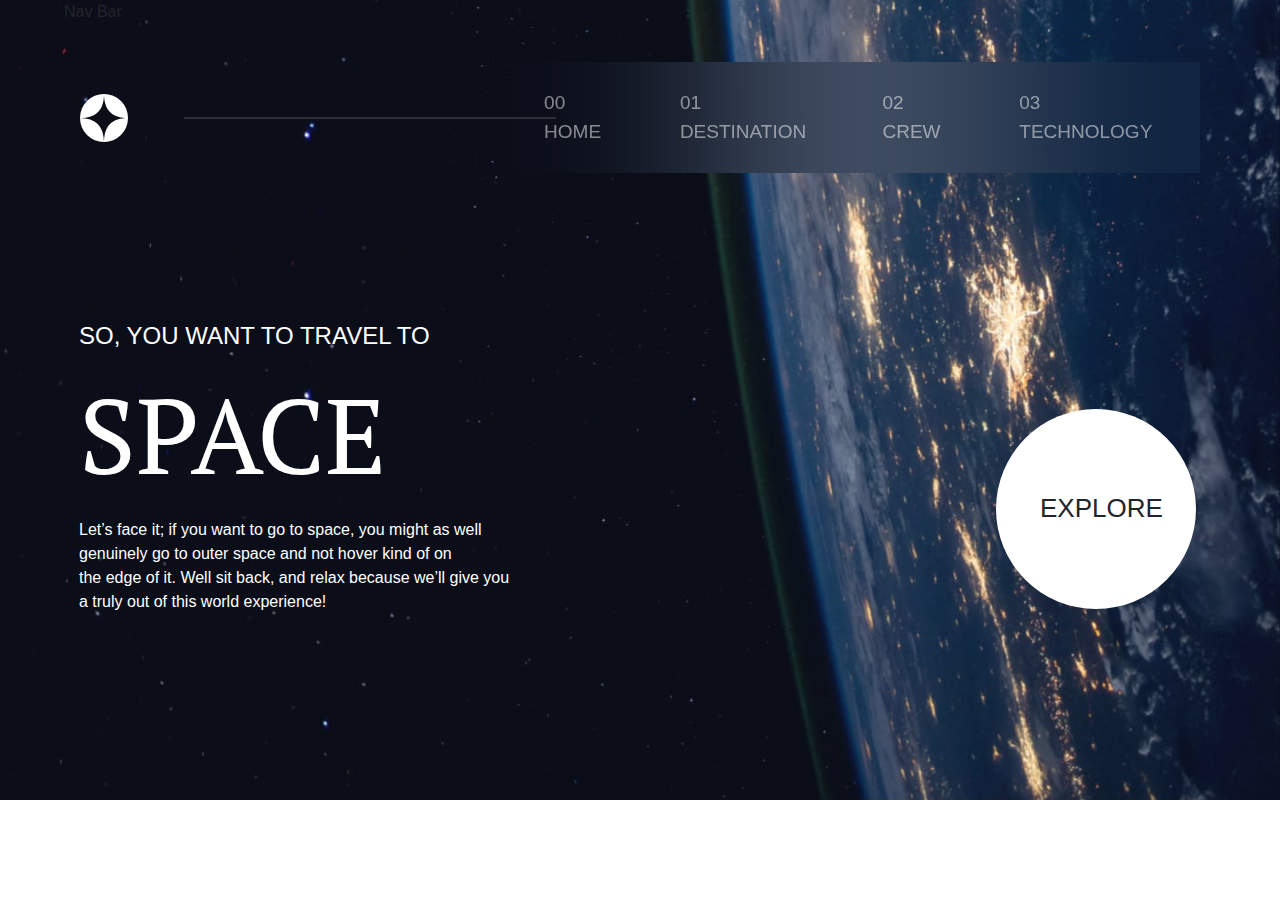
<file: index.html>
<!DOCTYPE html>
<html lang="en">
  <head>
    <meta charset="UTF-8" />
    <meta name="viewport" content="width=device-width, initial-scale=1.0" />
    <link
      rel="icon"
      type="image/png"
      sizes="32x32"
      href="./assets/favicon-32x32.png"
    />

    <!-- google font -->
    <link rel="preconnect" href="https://fonts.googleapis.com" />
    <link rel="preconnect" href="https://fonts.gstatic.com" crossorigin />
    <link
      href="https://fonts.googleapis.com/css2?family=PT+Serif&display=swap"
      rel="stylesheet"
    />
    <!-- end -->

    <!-- cdn bootstrap  -->
    <link
      rel="stylesheet"
      href="https://cdn.jsdelivr.net/npm/bootstrap@4.0.0/dist/css/bootstrap.min.css"
      integrity="sha384-Gn5384xqQ1aoWXA+058RXPxPg6fy4IWvTNh0E263XmFcJlSAwiGgFAW/dAiS6JXm"
      crossorigin="anonymous"
    />
    <!-- end -->

    <!-- stylesheet file -->
    <link rel="stylesheet" href="css/style.css" />
    <!-- end -->

    <!-- Bootstrap script -->
    <script
      src="https://code.jquery.com/jquery-3.2.1.slim.min.js"
      integrity="sha384-KJ3o2DKtIkvYIK3UENzmM7KCkRr/rE9/Qpg6aAZGJwFDMVNA/GpGFF93hXpG5KkN"
      crossorigin="anonymous"
    ></script>
    <script
      src="https://cdn.jsdelivr.net/npm/popper.js@1.12.9/dist/umd/popper.min.js"
      integrity="sha384-ApNbgh9B+Y1QKtv3Rn7W3mgPxhU9K/ScQsAP7hUibX39j7fakFPskvXusvfa0b4Q"
      crossorigin="anonymous"
    ></script>
    <script
      src="https://cdn.jsdelivr.net/npm/bootstrap@4.0.0/dist/js/bootstrap.min.js"
      integrity="sha384-JZR6Spejh4U02d8jOt6vLEHfe/JQGiRRSQQxSfFWpi1MquVdAyjUar5+76PVCmYl"
      crossorigin="anonymous"
    ></script>
    <!-- end -->

    <title>Frontend Mentor | Space tourism website</title>
  </head>

  <body>
    <div class="container-fuild">
      <!-- logo imgae
      <img class="logo" src="assets/shared/logo.svg" alt="logo" />
      <hr />
      <!-- Navigation bar section -->

      <!-- <div class="box col-lg-12 col-md-6">
        <nav class="navbar navbar-expand navbar-dark">
          <ul class="navbar-nav ml-auto">
            <li class="nav-item">
              <a class="nav-link" href="index.html">00 Home</a>
            </li>
            <li class="nav-item">
              <a class="nav-link" href="destination-moon.html"
                >01 Destination</a
              >
            </li>
            <li class="nav-item">
              <a class="nav-link" href="crew-commander.html">02 Crew</a>
            </li>
            <li class="nav-item">
              <a class="nav-link" href="technology-vehicle.html"
                >03 Technology</a
              >
            </li>
          </ul>
        </nav>
      </div> -->
      <!-- blur box
      <div class="blur-box col-lg-12 col-md-6"></div> -->

      Nav Bar
      <nav class="navbar navbar-expand-lg navbar-dark">
        <a class="navbar-brand" href="index.html">
          <img class="logo" src="assets/shared/logo.svg" alt="logo" />
        </a>
        <hr />
        <button
          class="navbar-toggler"
          type="button"
          data-toggle="collapse"
          data-target="#navbarNav"
          aria-controls="navbarNav"
          aria-expanded="false"
          aria-label="Toggle navigation"
        >
          <span class="navbar-toggler-icon"></span>
        </button>

        <div class="collapse navbar-collapse" id="navbarNav">
          <ul class="navbar-nav ml-auto">
            <li class="nav-item">
              <a class="nav-link" href="index.html">00 HOME</a>
            </li>
            <li class="nav-item">
              <a class="nav-link" href="destination-mars.html"
                >01 DESTINATION
              </a>
            </li>
            <li class="nav-item">
              <a class="nav-link" href="technology-capsule.html">02 CREW </a>
            </li>
            <li class="nav-item">
              <a class="nav-link" href="technology-vehicle.html"
                >03 TECHNOLOGY</a
              >
            </li>
          </ul>
        </div>
      </nav>

      <div class="col-lg-12 col-md-10 col-sm-6 text">
        <h4>SO, YOU WANT TO TRAVEL TO</h4>
        <h1>SPACE</h1>
        <p>
          Let’s face it; if you want to go to space, you might 
          as well <br> genuinely go to outer space and not hover kind of on <br> the edge
          of it. Well sit back, and relax because we’ll give you <br> a truly out of
          this world  experience!
        </p>
      </div>
      <div class="circle col-md-2 col-sm-6">
        <p>Explore</p>
      </div>
    </div>
  </body>
</html>
</file>
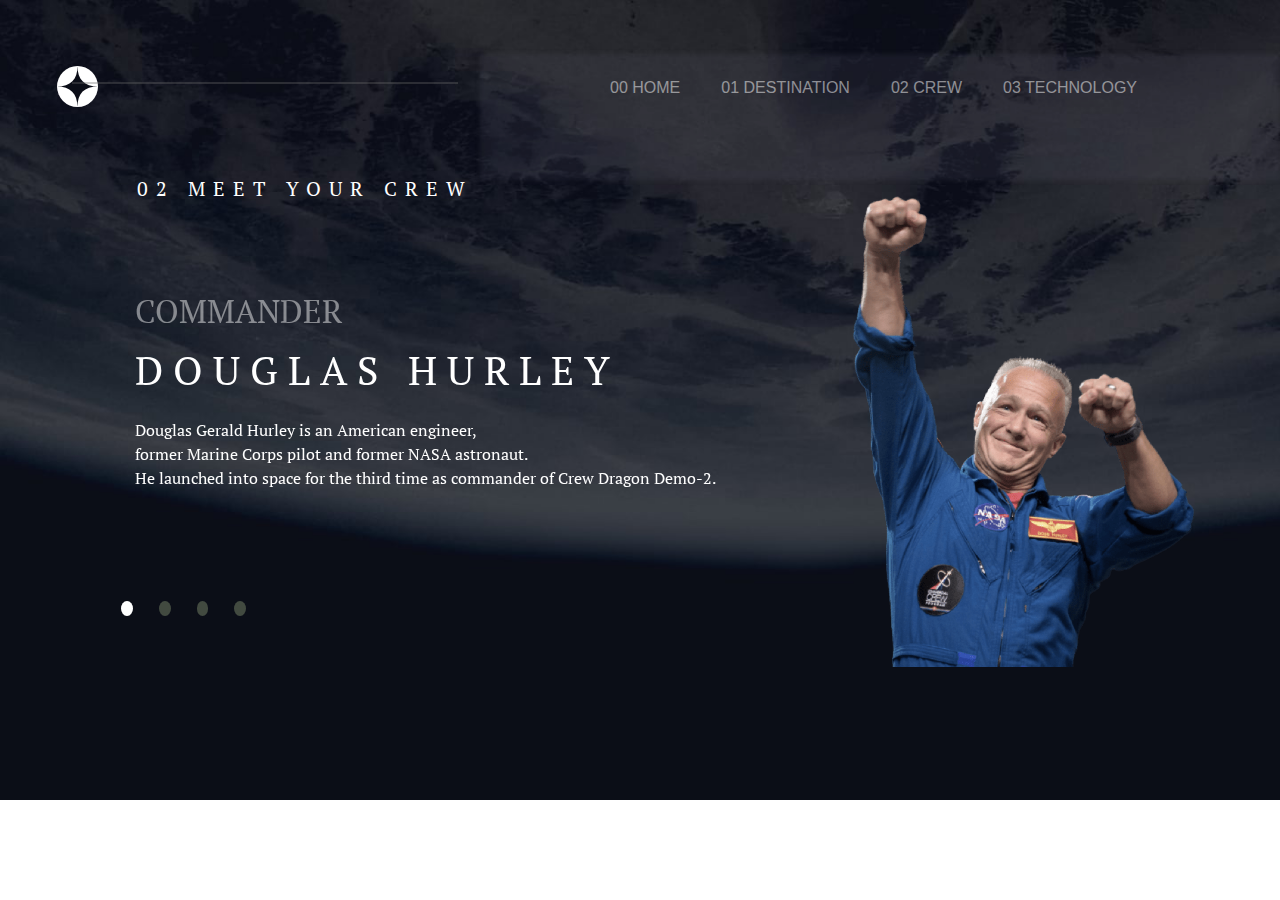
<file: crew-commander.html>
<!DOCTYPE html>
<html lang="en">

<head>
  <meta charset="UTF-8" />
  <meta name="viewport" content="width=device-width, initial-scale=1.0" />
  <link rel="icon" type="image/png" sizes="32x32" href="./assets/favicon-32x32.png" />

  <!-- google font -->
  <link rel="preconnect" href="https://fonts.googleapis.com" />
  <link rel="preconnect" href="https://fonts.gstatic.com" crossorigin />
  <link href="https://fonts.googleapis.com/css2?family=PT+Serif&display=swap" rel="stylesheet" />
  <!-- end -->

  <!-- cdn bootstrap  -->
  <link rel="stylesheet" href="https://cdn.jsdelivr.net/npm/bootstrap@4.0.0/dist/css/bootstrap.min.css"
    integrity="sha384-Gn5384xqQ1aoWXA+058RXPxPg6fy4IWvTNh0E263XmFcJlSAwiGgFAW/dAiS6JXm" crossorigin="anonymous" />
  <!-- end -->

  <!-- stylesheet file -->
  <link rel="stylesheet" href="css/style-crew.css" />
  <!-- end -->

  <!-- Bootstrap script -->
  <script src="https://code.jquery.com/jquery-3.2.1.slim.min.js"
    integrity="sha384-KJ3o2DKtIkvYIK3UENzmM7KCkRr/rE9/Qpg6aAZGJwFDMVNA/GpGFF93hXpG5KkN"
    crossorigin="anonymous"></script>
  <script src="https://cdn.jsdelivr.net/npm/popper.js@1.12.9/dist/umd/popper.min.js"
    integrity="sha384-ApNbgh9B+Y1QKtv3Rn7W3mgPxhU9K/ScQsAP7hUibX39j7fakFPskvXusvfa0b4Q"
    crossorigin="anonymous"></script>
  <script src="https://cdn.jsdelivr.net/npm/bootstrap@4.0.0/dist/js/bootstrap.min.js"
    integrity="sha384-JZR6Spejh4U02d8jOt6vLEHfe/JQGiRRSQQxSfFWpi1MquVdAyjUar5+76PVCmYl"
    crossorigin="anonymous"></script>
  <!-- end -->

  <title>Frontend Mentor | Space tourism website</title>
</head>

<body>

  <div class="container-fuild">

    <!-- logo imgae section-->
    <img class="logo" src="assets/shared/logo.svg" alt="logo" />
    <hr>


    <!-- Navigation bar section -->
    <div class="box col-lg-12 col-md-6">
      <nav class="navbar navbar-expand navbar-dark">
        <ul class="navbar-nav ml-auto">
          <li class="nav-item">
            <a class="nav-link" href="index.html">00 Home</a>
          </li>
          <li class="nav-item">
            <a class="nav-link" href="destination-moon.html">01 Destination</a>
          </li>
          <li class="nav-item">
            <a class="nav-link" href="crew-commander.html">02 Crew</a>
          </li>
          <li class="nav-item">
            <a class="nav-link" href="technology-vehicle.html">03 Technology</a>
          </li>
        </ul>
      </nav>
    </div>

    <!-- blur box section-->
    <div class="blur-box col-lg-12 col-md-6"></div>



    <!-- carousel section + Text section -->
    <!-- Text section-->
    <h1> 02 MEET YOUR CREW</h1>

    <div id="crew" class="carousel slide" data-ride="carousel" data-interval="3000">
      <ol class="carousel-indicators">
        <li data-target="#crew" data-slide-to="0" class="active"></li>
        <li data-target="#crew" data-slide-to="1"></li>
        <li data-target="#crew" data-slide-to="2"></li>
        <li data-target="#crew" data-slide-to="3"></li>
      </ol>
      <div class="carousel-inner">
        <div class="carousel-item  active">
          <div class="row">

            <div class="col-lg-8 text">
              <h2>Commander</h2>
              <h3>Douglas Hurley</h3>
              <p class="paragraph">
                Douglas Gerald Hurley is an American engineer, <br> former Marine Corps pilot and former NASA astronaut.
                <br> He
                launched into space for the third time as commander of Crew Dragon Demo-2.
              </p>
            </div>
            <!-- image -->
            <div class="col-lg-4 douglas-img">
              <img src="assets/crew/image-douglas-hurley.png" alt="Douglas-image">
            </div>
          </div>
        </div>





        <div class="carousel-item mark-carousel ">
          <div class="col-lg-8 text">
            <h2>Mission Specialist</h2>
            <h3>Mark Shuttleworth</h3>
            <p class="paragraph">
              Mark Richard Shuttleworth is the founder and CEO of Canonical, <br> the company behind the Linux-based
              Ubuntu
              operating system. <br> Shuttleworth became the first South African to travel to space as a space tourist.
            </p>
          </div>
          <!-- image -->
          <div class="col-lg-4 mark-img">
            <img src="assets/crew/image-mark-shuttleworth.png" alt="mark-image">
          </div>
        </div>

        <div class="carousel-item victor-carousel ">
          <div class="col-lg-8 text">
            <h2>Pilot</h2>
            <h3>Victor Glover</h3>
            <p class="paragraph">
              Pilot on the first operational flight of the SpaceX Crew Dragon to the International Space Station. Glover
              is a commander in the U.S. Navy where he pilots an F/A-18.He was a crew member of Expedition 64, and
              served as a station systems flight engineer.
            </p>
          </div>
          <!-- image -->
          <div class="col-lg-4 victor-img">
            <img src="assets/crew/image-victor-glover.png" alt="victor-image">
          </div>
        </div>

        <div class="carousel-item ansari-carousel ">
          <div class="col-lg-8 text">
            <h2>Flight Engineer</h2>
            <h3>Anousheh Ansari</h3>
            <p class="paragraph">
              Anousheh Ansari is an Iranian American engineer and co- <br> founder of Prodea Systems. Ansari was the
              fourth
              self-funded space tourist, the first self- <br> funded woman to fly <br> to the ISS, and the first Iranian
              in space.
            </p>
          </div>
          <!-- image -->
          <div class="col-lg-4 ansari-img">
            <img src="assets/crew/image-anousheh-ansari.png" alt="ansari-image">
          </div>
        </div>

      </div>

    </div>

</body>

</html>
</file>
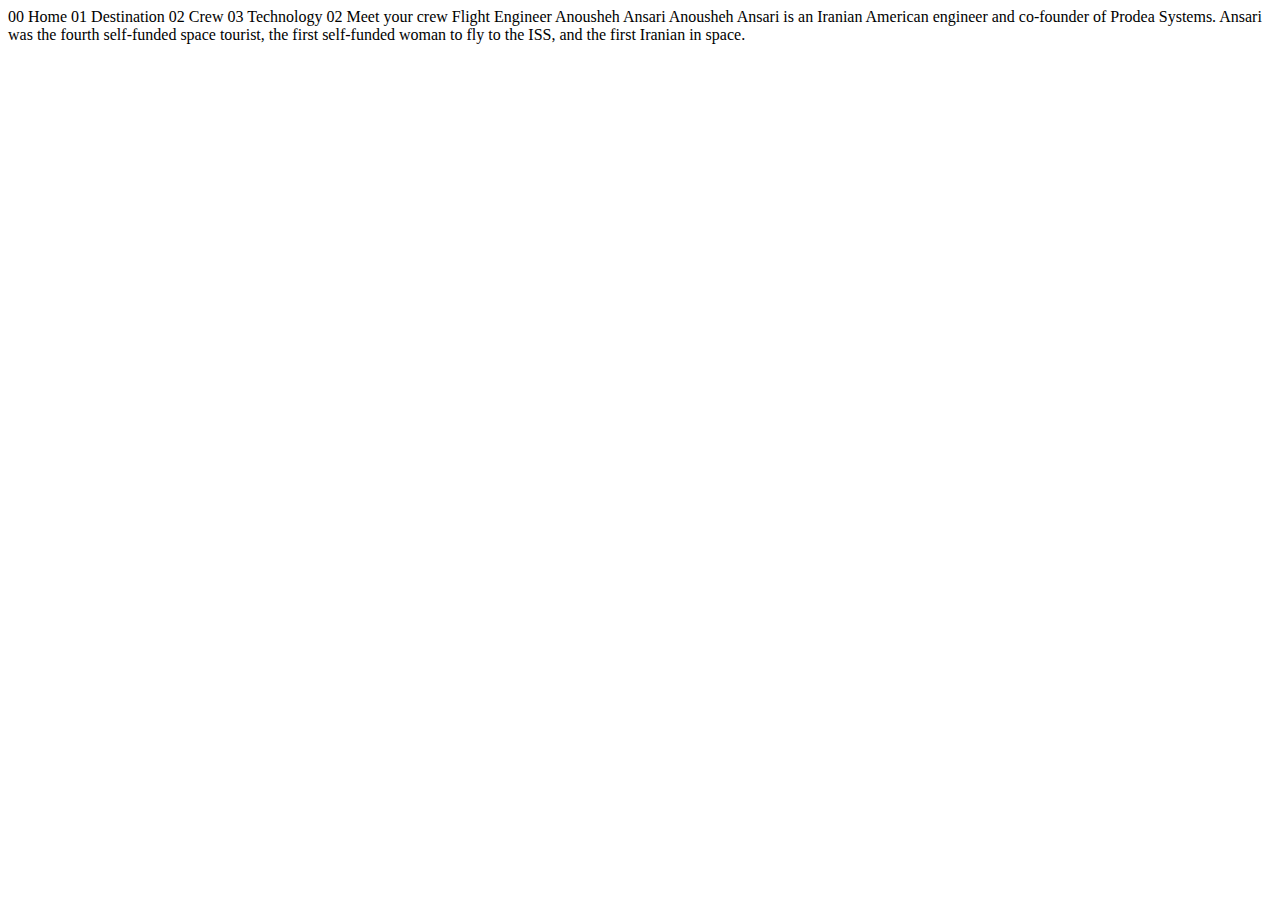
<file: crew-engineer.html>
<!DOCTYPE html>
<html lang="en">
<head>
  <meta charset="UTF-8">
  <meta name="viewport" content="width=device-width, initial-scale=1.0">

  <link rel="icon" type="image/png" sizes="32x32" href="./assets/favicon-32x32.png">
  
  <title>Frontend Mentor | Space tourism website</title>
</head>
<body>

  00 Home
  01 Destination
  02 Crew
  03 Technology

  02 Meet your crew

  Flight Engineer
  Anousheh Ansari

  Anousheh Ansari is an Iranian American engineer and co-founder of Prodea Systems. 
  Ansari was the fourth self-funded space tourist, the first self-funded woman to 
  fly to the ISS, and the first Iranian in space. 
</body>
</html>
</file>
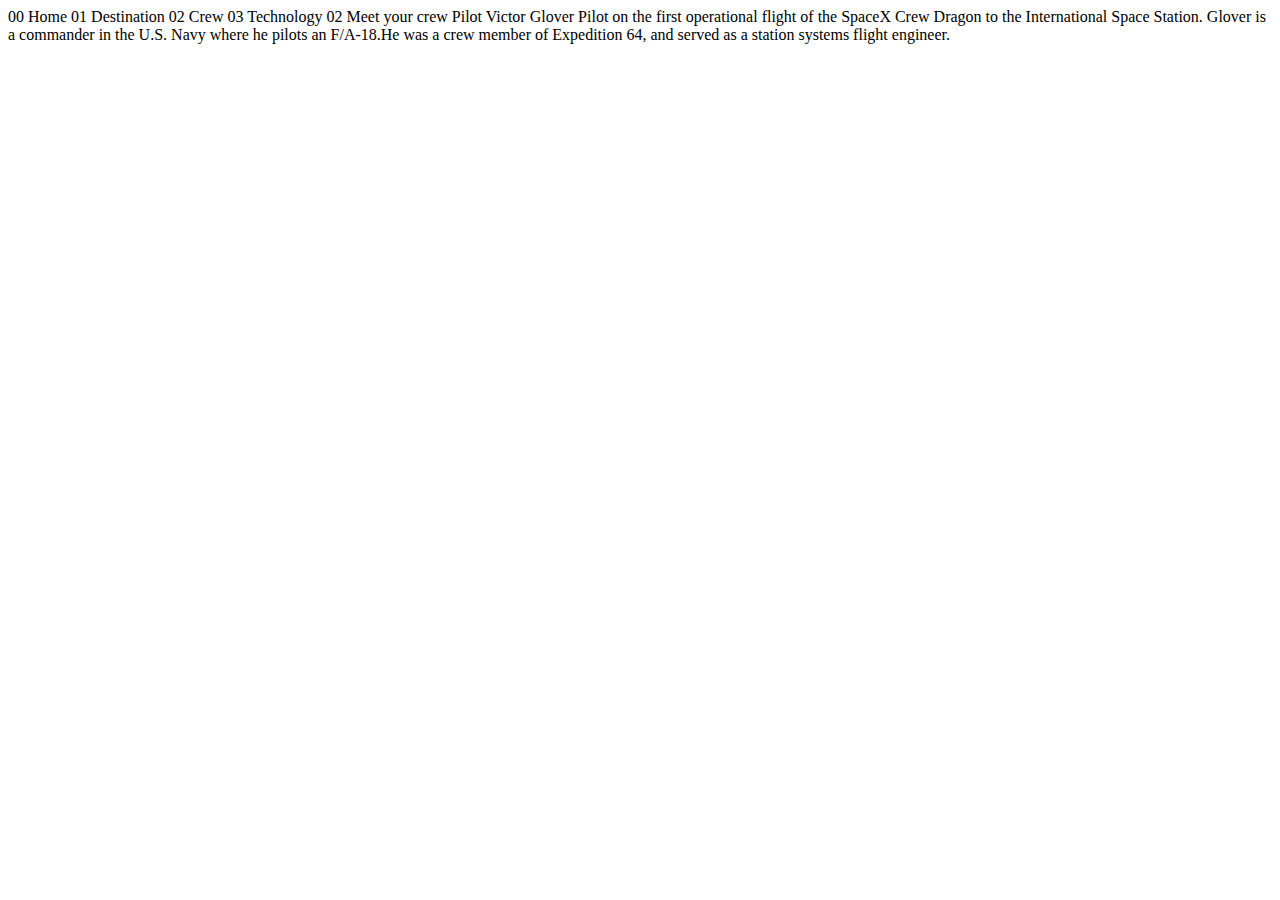
<file: crew-pilot.html>
<!DOCTYPE html>
<html lang="en">
<head>
  <meta charset="UTF-8">
  <meta name="viewport" content="width=device-width, initial-scale=1.0">

  <link rel="icon" type="image/png" sizes="32x32" href="./assets/favicon-32x32.png">
  
  <title>Frontend Mentor | Space tourism website</title>
</head>
<body>

  00 Home
  01 Destination
  02 Crew
  03 Technology

  02 Meet your crew

  Pilot
  Victor Glover

  Pilot on the first operational flight of the SpaceX Crew Dragon to the 
  International Space Station. Glover is a commander in the U.S. Navy where 
  he pilots an F/A-18.He was a crew member of Expedition 64, and served as a 
  station systems flight engineer. 
</body>
</html>
</file>
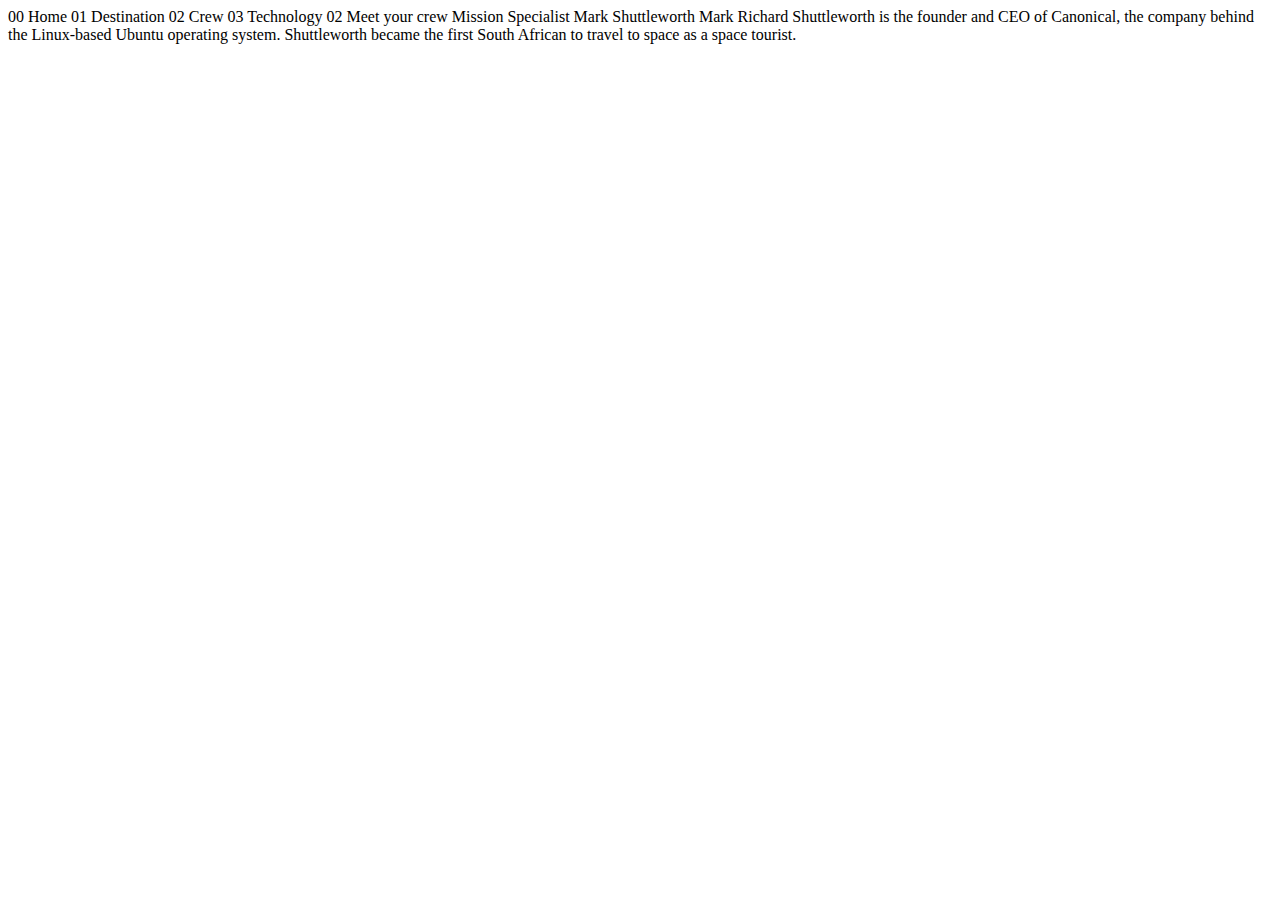
<file: crew-specialist.html>
<!DOCTYPE html>
<html lang="en">
<head>
  <meta charset="UTF-8">
  <meta name="viewport" content="width=device-width, initial-scale=1.0">

  <link rel="icon" type="image/png" sizes="32x32" href="./assets/favicon-32x32.png">
  
  <title>Frontend Mentor | Space tourism website</title>
</head>
<body>

  00 Home
  01 Destination
  02 Crew
  03 Technology

  02 Meet your crew

  Mission Specialist
  Mark Shuttleworth

  Mark Richard Shuttleworth is the founder and CEO of Canonical, the company behind 
  the Linux-based Ubuntu operating system. Shuttleworth became the first South 
  African to travel to space as a space tourist.
</body>
</html>
</file>
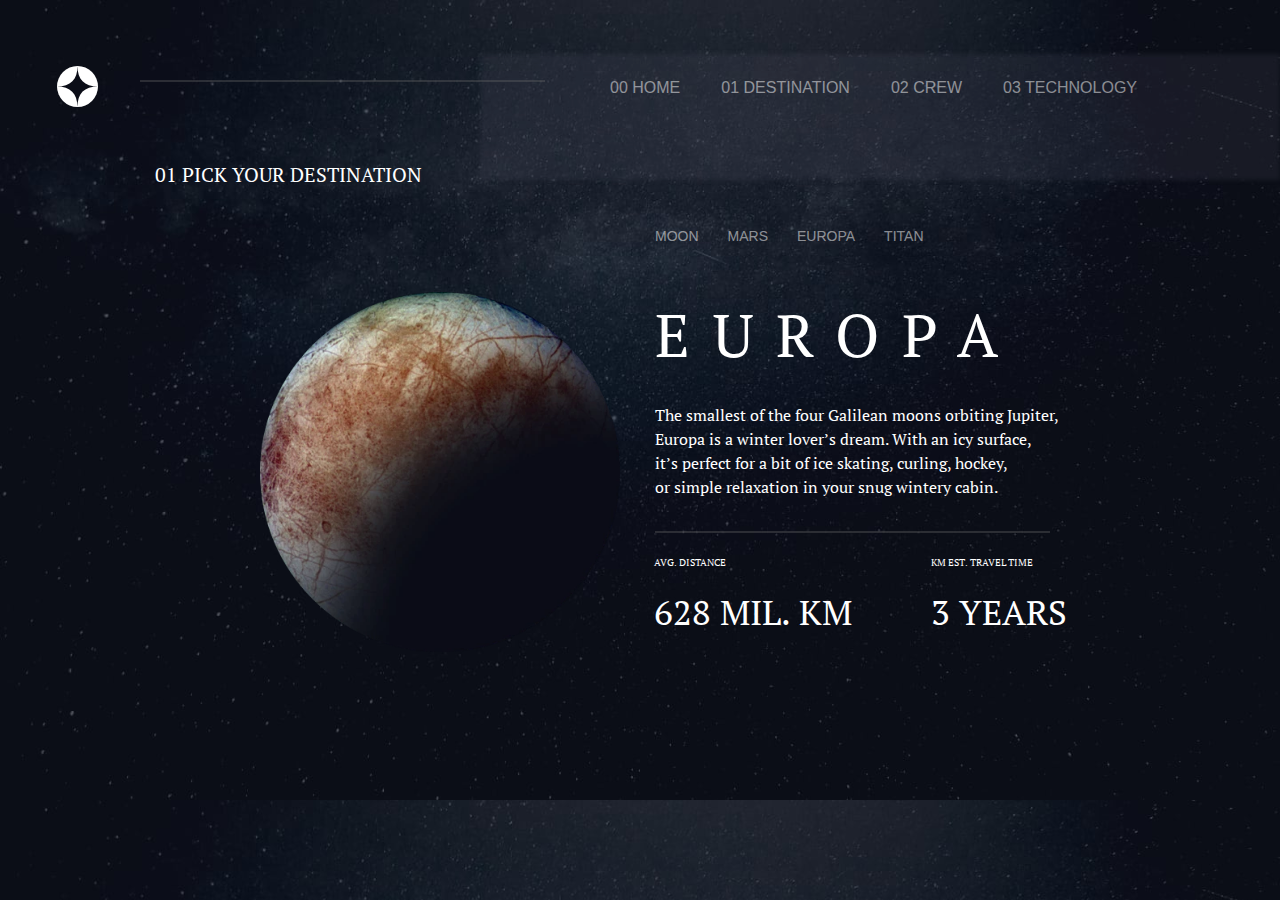
<file: destination-europa.html>
<!DOCTYPE html>
<html lang="en">

<head>
  <meta charset="UTF-8" />
  <meta name="viewport" content="width=device-width, initial-scale=1.0" />
  <link rel="icon" type="image/png" sizes="32x32" href="./assets/favicon-32x32.png" />

  <!-- google font -->
  <link rel="preconnect" href="https://fonts.googleapis.com" />
  <link rel="preconnect" href="https://fonts.gstatic.com" crossorigin />
  <link href="https://fonts.googleapis.com/css2?family=PT+Serif&display=swap" rel="stylesheet" />
  <!-- end -->

  <!-- cdn bootstrap  -->
  <link rel="stylesheet" href="https://cdn.jsdelivr.net/npm/bootstrap@4.0.0/dist/css/bootstrap.min.css"
    integrity="sha384-Gn5384xqQ1aoWXA+058RXPxPg6fy4IWvTNh0E263XmFcJlSAwiGgFAW/dAiS6JXm" crossorigin="anonymous" />
  <!-- end -->

  <!-- stylesheet file -->
  <link rel="stylesheet" href="css/style-destination.css" />
  <!-- end -->

  <!-- Bootstrap script -->
  <script src="https://code.jquery.com/jquery-3.2.1.slim.min.js"
    integrity="sha384-KJ3o2DKtIkvYIK3UENzmM7KCkRr/rE9/Qpg6aAZGJwFDMVNA/GpGFF93hXpG5KkN"
    crossorigin="anonymous"></script>
  <script src="https://cdn.jsdelivr.net/npm/popper.js@1.12.9/dist/umd/popper.min.js"
    integrity="sha384-ApNbgh9B+Y1QKtv3Rn7W3mgPxhU9K/ScQsAP7hUibX39j7fakFPskvXusvfa0b4Q"
    crossorigin="anonymous"></script>
  <script src="https://cdn.jsdelivr.net/npm/bootstrap@4.0.0/dist/js/bootstrap.min.js"
    integrity="sha384-JZR6Spejh4U02d8jOt6vLEHfe/JQGiRRSQQxSfFWpi1MquVdAyjUar5+76PVCmYl"
    crossorigin="anonymous"></script>
  <!-- end -->

  <title>Frontend Mentor | Space tourism website</title>
</head>

<body>

  <div class="container-fuild">

    <!-- logo imgae section-->
    <img class="logo" src="assets/shared/logo.svg" alt="logo" />
    <hr />


    <!-- Navigation bar section -->
    <div class="box col-lg-12 col-md-6">
      <nav class="navbar navbar-expand navbar-dark">
        <ul class="navbar-nav ml-auto">
          <li class="nav-item">
            <a class="nav-link" href="index.html">00 Home</a>
          </li>
          <li class="nav-item">
            <a class="nav-link" href="destination-moon.html">01 Destination</a>
          </li>
          <li class="nav-item">
            <a class="nav-link" href="crew-commander.html">02 Crew</a>
          </li>
          <li class="nav-item">
            <a class="nav-link" href="technology-vehicle.html">03 Technology</a>
          </li>
        </ul>
      </nav>
    </div>

    <!-- blur box section-->
    <div class="blur-box col-lg-12 col-md-6"></div>

    <!-- moon image -->

    <img class="moon-image" src="assets/destination/image-europa.webp" alt="moon-image" />

    <!-- Text section-->
    <div class="row">
      <div class=" big-heading col-lg-6">
        <h1>01 PICK YOUR DESTINATION</h1>

      </div>
      <div class="col-lg-6 text">
        <nav>
          <ul>
            <li><a href="destination-moon.html">Moon</a></li>
            <li><a href="destination-mars.html">Mars</a></li>
            <li><a href="destination-europa.html">Europa</a></li>
            <li><a href="destination-titan.html">Titan</a></li>
          </ul>
        </nav>
        <h2>Europa</h2>
        <p>
          The smallest of the four Galilean moons orbiting Jupiter, <br> Europa is a
          winter lover’s dream. With an icy surface, <br> it’s perfect for a bit of
          ice skating, curling, hockey, <br> or simple relaxation in your snug
          wintery cabin.
        </p>
        <hr>

        <!-- travel distance -->
        <div class="row">
          <div class="col-log-6 avg-distance">
            <p> Avg. distance</p>
            <p class="number"> 628 mil. km</p>
          </div>
          <div class="col-log-6 est-distance">
            <p>km Est. travel time</p>
            <p class="number"> 3 years</p>
          </div>
        </div>
      </div>
    </div>
  </div>
</body>

</html>
</file>
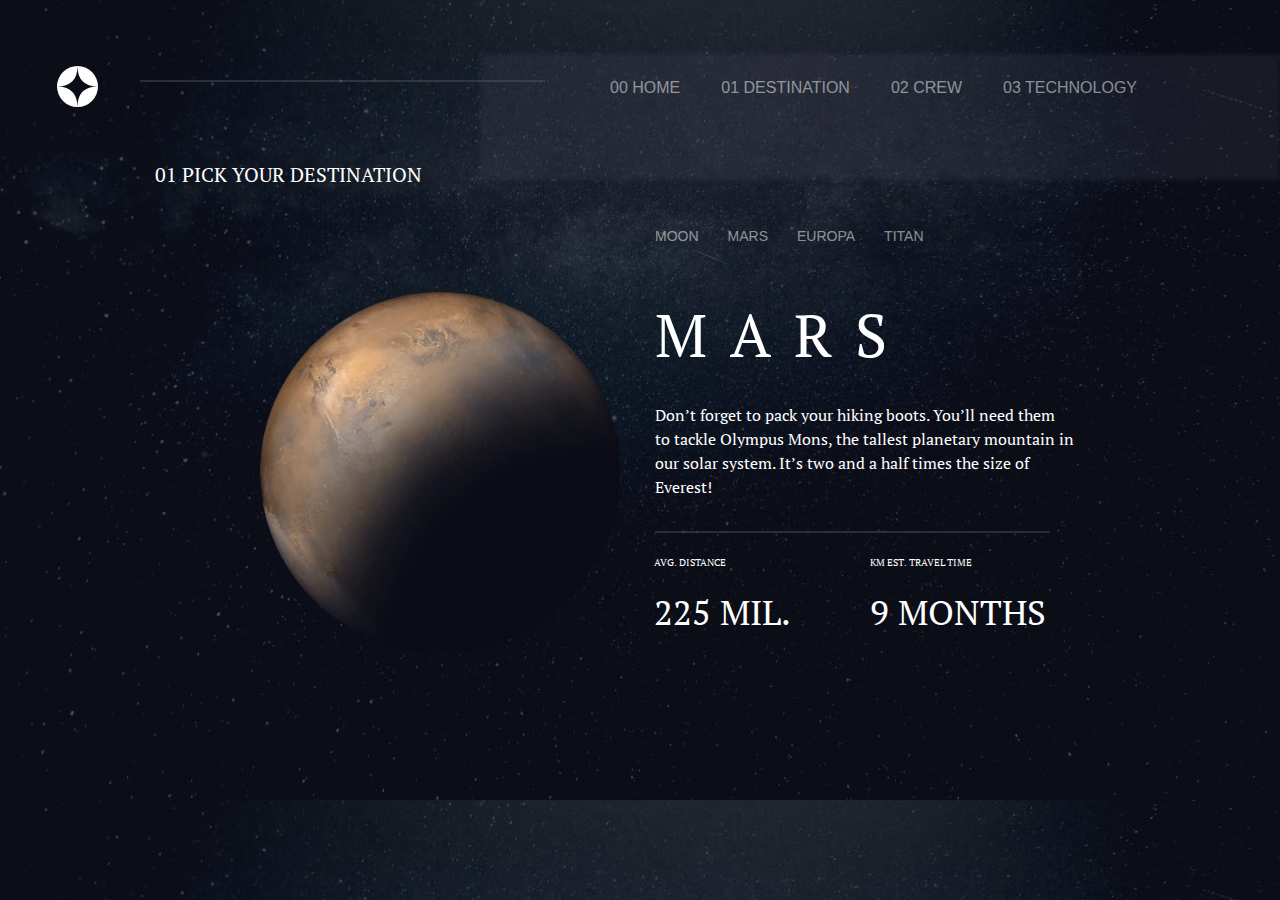
<file: destination-mars.html>
<!DOCTYPE html>
<html lang="en">

<head>
  <meta charset="UTF-8" />
  <meta name="viewport" content="width=device-width, initial-scale=1.0" />
  <link rel="icon" type="image/png" sizes="32x32" href="./assets/favicon-32x32.png" />

  <!-- google font -->
  <link rel="preconnect" href="https://fonts.googleapis.com" />
  <link rel="preconnect" href="https://fonts.gstatic.com" crossorigin />
  <link href="https://fonts.googleapis.com/css2?family=PT+Serif&display=swap" rel="stylesheet" />
  <!-- end -->

  <!-- cdn bootstrap  -->
  <link rel="stylesheet" href="https://cdn.jsdelivr.net/npm/bootstrap@4.0.0/dist/css/bootstrap.min.css"
    integrity="sha384-Gn5384xqQ1aoWXA+058RXPxPg6fy4IWvTNh0E263XmFcJlSAwiGgFAW/dAiS6JXm" crossorigin="anonymous" />
  <!-- end -->

  <!-- stylesheet file -->
  <link rel="stylesheet" href="css/style-destination.css" />
  <!-- end -->

  <!-- Bootstrap script -->
  <script src="https://code.jquery.com/jquery-3.2.1.slim.min.js"
    integrity="sha384-KJ3o2DKtIkvYIK3UENzmM7KCkRr/rE9/Qpg6aAZGJwFDMVNA/GpGFF93hXpG5KkN"
    crossorigin="anonymous"></script>
  <script src="https://cdn.jsdelivr.net/npm/popper.js@1.12.9/dist/umd/popper.min.js"
    integrity="sha384-ApNbgh9B+Y1QKtv3Rn7W3mgPxhU9K/ScQsAP7hUibX39j7fakFPskvXusvfa0b4Q"
    crossorigin="anonymous"></script>
  <script src="https://cdn.jsdelivr.net/npm/bootstrap@4.0.0/dist/js/bootstrap.min.js"
    integrity="sha384-JZR6Spejh4U02d8jOt6vLEHfe/JQGiRRSQQxSfFWpi1MquVdAyjUar5+76PVCmYl"
    crossorigin="anonymous"></script>
  <!-- end -->

  <title>Frontend Mentor | Space tourism website</title>
</head>

<body>



  <div class="container-fuild">

    <!-- logo imgae section-->
    <img class="logo" src="assets/shared/logo.svg" alt="logo" />
    <hr />


    <!-- Navigation bar section -->
    <div class="box col-lg-12 col-md-6">
      <nav class="navbar navbar-expand navbar-dark">
        <ul class="navbar-nav ml-auto">
          <li class="nav-item">
            <a class="nav-link" href="index.html">00 Home</a>
          </li>
          <li class="nav-item">
            <a class="nav-link" href="destination-moon.html">01 Destination</a>
          </li>
          <li class="nav-item">
            <a class="nav-link" href="crew-commander.html">02 Crew</a>
          </li>
          <li class="nav-item">
            <a class="nav-link" href="technology-vehicle.html">03 Technology</a>
          </li>
        </ul>
      </nav>
    </div>

    <!-- blur box section-->
    <div class="blur-box col-lg-12 col-md-6"></div>

    <!-- moon image -->

    <img class="moon-image" src="assets/destination/image-mars.webp" alt="moon-image" />

    <!-- Text section-->
    <div class="row">
      <div class=" big-heading col-lg-6">
        <h1>01 PICK YOUR DESTINATION</h1>

      </div>
      <div class="col-lg-6 text">
        <nav>
          <ul>
            <li><a href="destination-moon.html">Moon</a></li>
            <li><a href="destination-mars.html">Mars</a></li>
            <li><a href="destination-europa.html">Europa</a></li>
            <li><a href="destination-titan.html">Titan</a></li>
          </ul>
        </nav>
        <h2>Mars</h2>
        <p>
          Don’t forget to pack your hiking boots. You’ll need them <br> to tackle
          Olympus Mons, the tallest planetary mountain in <br> our solar system. It’s
          two and a half times the size of <br> Everest!
        </p>
        <hr>

        <!-- travel distance -->
        <div class="row">
          <div class="col-log-6 avg-distance">
            <p> Avg. distance</p>
            <p class="number">225 mil.</p>
          </div>
          <div class="col-log-6 est-distance">
            <p>km Est. travel time</p>
            <p class="number"> 9 months</p>
          </div>
        </div>
      </div>

    </div>

  </div>
</body>

</html>
</file>
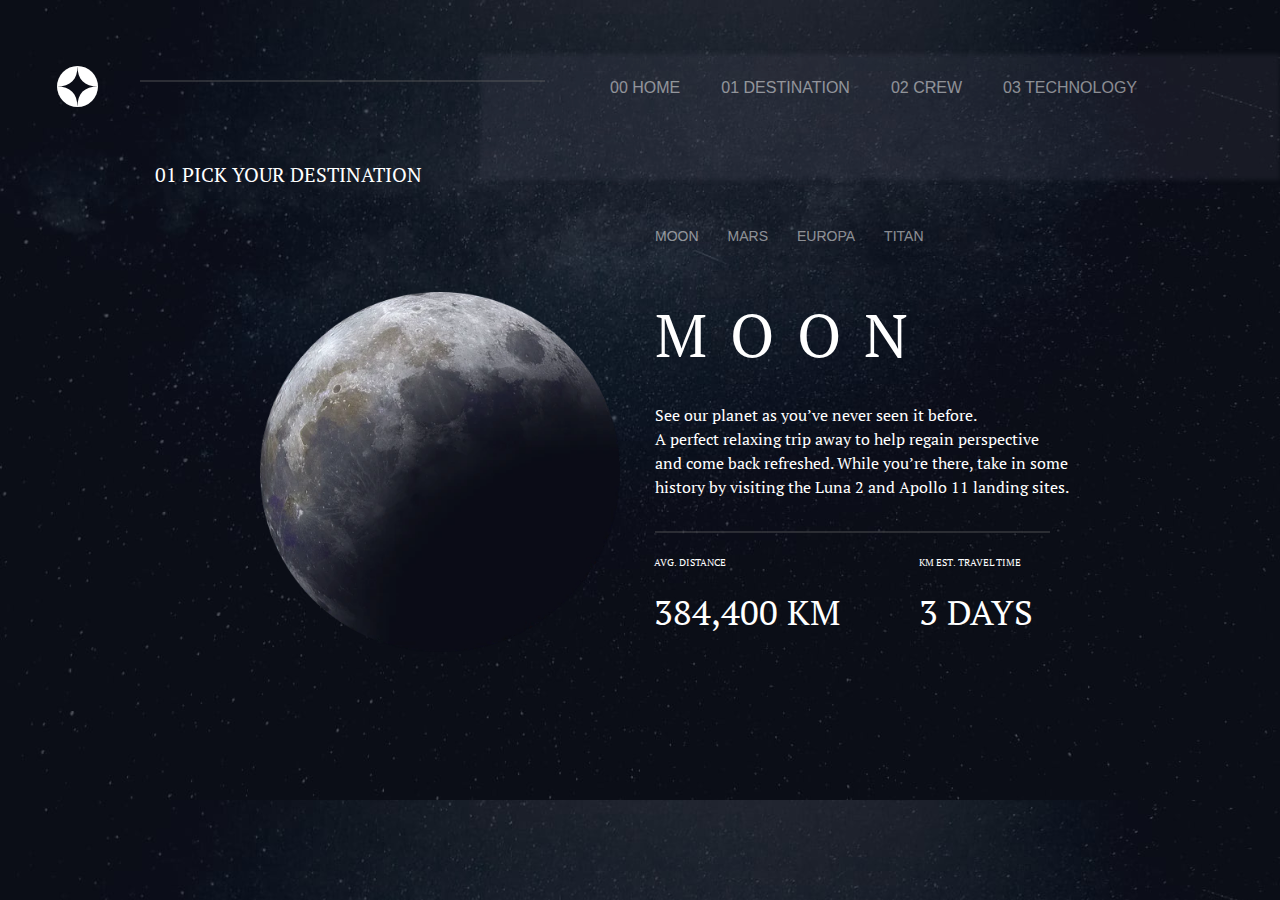
<file: destination-moon.html>
<!DOCTYPE html>
<html lang="en">

<head>
  <meta charset="UTF-8" />
  <meta name="viewport" content="width=device-width, initial-scale=1.0" />
  <link rel="icon" type="image/png" sizes="32x32" href="./assets/favicon-32x32.png" />

  <!-- google font -->
  <link rel="preconnect" href="https://fonts.googleapis.com" />
  <link rel="preconnect" href="https://fonts.gstatic.com" crossorigin />
  <link href="https://fonts.googleapis.com/css2?family=PT+Serif&display=swap" rel="stylesheet" />
  <!-- end -->

  <!-- cdn bootstrap  -->
  <link rel="stylesheet" href="https://cdn.jsdelivr.net/npm/bootstrap@4.0.0/dist/css/bootstrap.min.css"
    integrity="sha384-Gn5384xqQ1aoWXA+058RXPxPg6fy4IWvTNh0E263XmFcJlSAwiGgFAW/dAiS6JXm" crossorigin="anonymous" />
  <!-- end -->

  <!-- stylesheet file -->
  <link rel="stylesheet" href="css/style-destination.css" />
  <!-- end -->

  <!-- Bootstrap script -->
  <script src="https://code.jquery.com/jquery-3.2.1.slim.min.js"
    integrity="sha384-KJ3o2DKtIkvYIK3UENzmM7KCkRr/rE9/Qpg6aAZGJwFDMVNA/GpGFF93hXpG5KkN"
    crossorigin="anonymous"></script>
  <script src="https://cdn.jsdelivr.net/npm/popper.js@1.12.9/dist/umd/popper.min.js"
    integrity="sha384-ApNbgh9B+Y1QKtv3Rn7W3mgPxhU9K/ScQsAP7hUibX39j7fakFPskvXusvfa0b4Q"
    crossorigin="anonymous"></script>
  <script src="https://cdn.jsdelivr.net/npm/bootstrap@4.0.0/dist/js/bootstrap.min.js"
    integrity="sha384-JZR6Spejh4U02d8jOt6vLEHfe/JQGiRRSQQxSfFWpi1MquVdAyjUar5+76PVCmYl"
    crossorigin="anonymous"></script>
  <!-- end -->

  <title>Frontend Mentor | Space tourism website</title>
</head>

<body>

  <div class="container-fuild">

    <!-- logo imgae section-->
    <img class="logo" src="assets/shared/logo.svg" alt="logo" />
    <hr />


    <!-- Navigation bar section -->
    <div class="box col-lg-12 col-md-6">
      <nav class="navbar navbar-expand navbar-dark">
        <ul class="navbar-nav ml-auto">
          <li class="nav-item">
            <a class="nav-link" href="index.html">00 Home</a>
          </li>
          <li class="nav-item">
            <a class="nav-link" href="destination-moon.html">01 Destination</a>
          </li>
          <li class="nav-item">
            <a class="nav-link" href="crew-commander.html">02 Crew</a>
          </li>
          <li class="nav-item">
            <a class="nav-link" href="technology-vehicle.html">03 Technology</a>
          </li>
        </ul>
      </nav>
    </div>

    <!-- blur box section-->
    <div class="blur-box col-lg-12 col-md-6"></div>

    <!-- moon image -->

    <img class="moon-image" src="assets/destination/image-moon.webp" alt="moon-image" />

    <!-- Text section-->
    <div class="row">
      <div class=" big-heading col-lg-6">
        <h1>01 PICK YOUR DESTINATION</h1>

      </div>
      <div class="col-lg-6 text">
        <nav>
          <ul>
            <li><a href="destination-moon.html">Moon</a></li>
            <li><a href="destination-mars.html">Mars</a></li>
            <li><a href="destination-europa.html">Europa</a></li>
            <li><a href="destination-titan.html">Titan</a></li>
          </ul>
        </nav>
        <h2>Moon</h2>
        <p>
          See our planet as you’ve never seen it before. <br> A perfect relaxing trip away to help
          regain perspective <br> and come back refreshed. While you’re there, take in some <br> history
          by visiting the Luna 2 and Apollo 11 landing sites.
        </p>
        <hr>

        <!-- travel distance -->
        <div class="row">
          <div class="col-log-6 avg-distance">
            <p> Avg. distance</p>
            <p class="number"> 384,400 km</p>
          </div>
          <div class="col-log-6 est-distance">
            <p>km Est. travel time</p>
            <p class="number"> 3 days</p>
          </div>
        </div>
      </div>

    </div>

  </div>
</body>

</html>
</file>
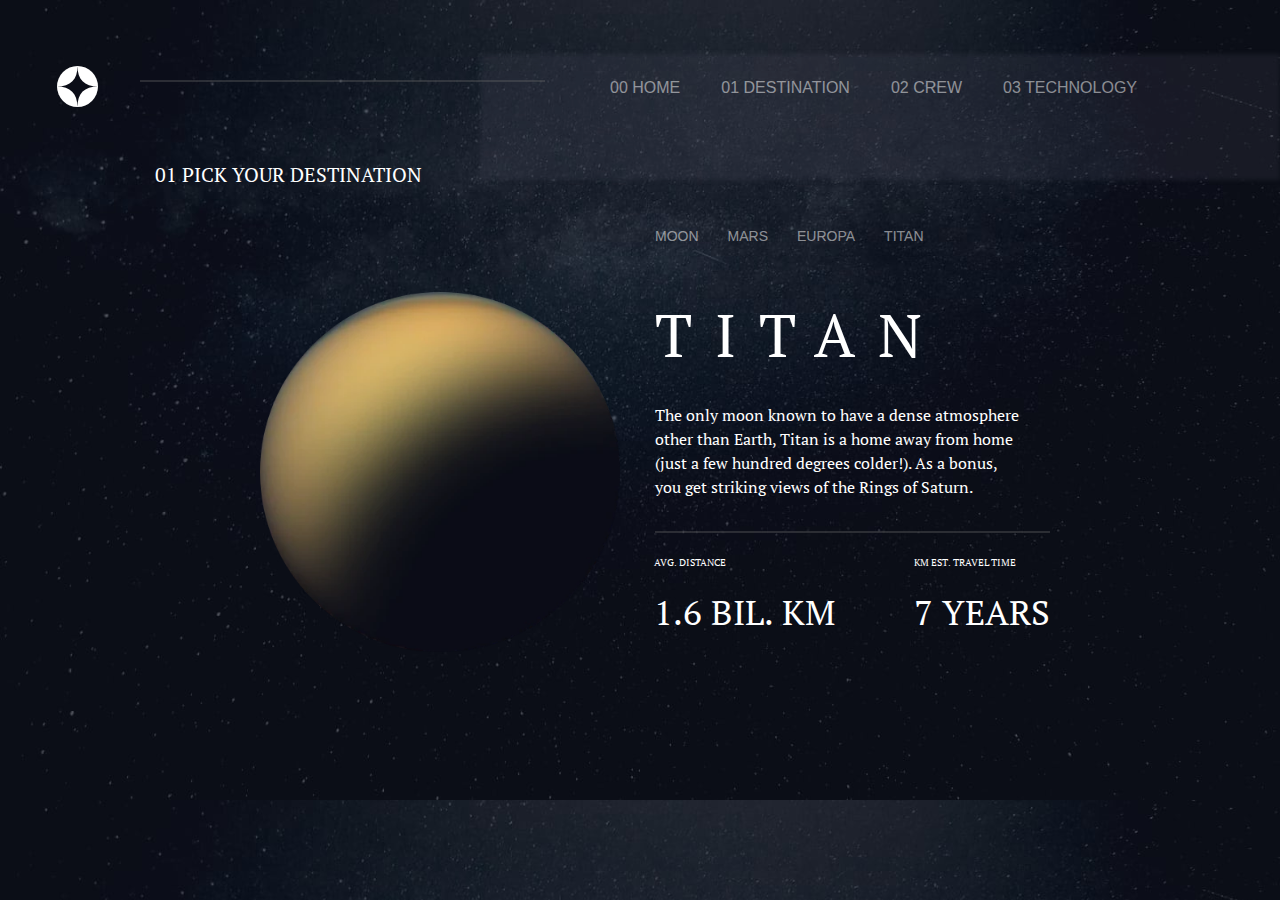
<file: destination-titan.html>
<!DOCTYPE html>
<html lang="en">

<head>
  <meta charset="UTF-8" />
  <meta name="viewport" content="width=device-width, initial-scale=1.0" />
  <link rel="icon" type="image/png" sizes="32x32" href="./assets/favicon-32x32.png" />

  <!-- google font -->
  <link rel="preconnect" href="https://fonts.googleapis.com" />
  <link rel="preconnect" href="https://fonts.gstatic.com" crossorigin />
  <link href="https://fonts.googleapis.com/css2?family=PT+Serif&display=swap" rel="stylesheet" />
  <!-- end -->

  <!-- cdn bootstrap  -->
  <link rel="stylesheet" href="https://cdn.jsdelivr.net/npm/bootstrap@4.0.0/dist/css/bootstrap.min.css"
    integrity="sha384-Gn5384xqQ1aoWXA+058RXPxPg6fy4IWvTNh0E263XmFcJlSAwiGgFAW/dAiS6JXm" crossorigin="anonymous" />
  <!-- end -->

  <!-- stylesheet file -->
  <link rel="stylesheet" href="css/style-destination.css" />
  <!-- end -->

  <!-- Bootstrap script -->
  <script src="https://code.jquery.com/jquery-3.2.1.slim.min.js"
    integrity="sha384-KJ3o2DKtIkvYIK3UENzmM7KCkRr/rE9/Qpg6aAZGJwFDMVNA/GpGFF93hXpG5KkN"
    crossorigin="anonymous"></script>
  <script src="https://cdn.jsdelivr.net/npm/popper.js@1.12.9/dist/umd/popper.min.js"
    integrity="sha384-ApNbgh9B+Y1QKtv3Rn7W3mgPxhU9K/ScQsAP7hUibX39j7fakFPskvXusvfa0b4Q"
    crossorigin="anonymous"></script>
  <script src="https://cdn.jsdelivr.net/npm/bootstrap@4.0.0/dist/js/bootstrap.min.js"
    integrity="sha384-JZR6Spejh4U02d8jOt6vLEHfe/JQGiRRSQQxSfFWpi1MquVdAyjUar5+76PVCmYl"
    crossorigin="anonymous"></script>
  <!-- end -->

  <title>Frontend Mentor | Space tourism website</title>
</head>

<body>

  <div class="container-fuild">

    <!-- logo imgae section-->
    <img class="logo" src="assets/shared/logo.svg" alt="logo" />
    <hr />


    <!-- Navigation bar section -->
    <div class="box col-lg-12 col-md-6">
      <nav class="navbar navbar-expand navbar-dark">
        <ul class="navbar-nav ml-auto">
          <li class="nav-item">
            <a class="nav-link" href="index.html">00 Home</a>
          </li>
          <li class="nav-item">
            <a class="nav-link" href="destination-moon.html">01 Destination</a>
          </li>
          <li class="nav-item">
            <a class="nav-link" href="crew-commander.html">02 Crew</a>
          </li>
          <li class="nav-item">
            <a class="nav-link" href="technology-vehicle.html">03 Technology</a>
          </li>
        </ul>
      </nav>
    </div>

    <!-- blur box section-->
    <div class="blur-box col-lg-12 col-md-6"></div>

    <!-- moon image -->

    <img class="moon-image" src="assets/destination/image-titan.webp" alt="moon-image" />

    <!-- Text section-->
    <div class="row">
      <div class=" big-heading col-lg-6">
        <h1>01 PICK YOUR DESTINATION</h1>

      </div>
      <div class="col-lg-6 text">
        <nav>
          <ul>
            <li><a href="destination-moon.html">Moon</a></li>
            <li><a href="destination-mars.html">Mars</a></li>
            <li><a href="destination-europa.html">Europa</a></li>
            <li><a href="destination-titan.html">Titan</a></li>
          </ul>
        </nav>
        <h2>Titan</h2>
        <p>
          The only moon known to have a dense atmosphere <br> other than Earth, Titan
          is a home away from home <br> (just a few hundred degrees colder!). As a
          bonus, <br> you get striking views of the Rings of Saturn. <br>

        </p>
        <hr>

        <!-- travel distance -->
        <div class="row">
          <div class="col-log-6 avg-distance">
            <p> Avg. distance</p>
            <p class="number"> 1.6 bil. km
            </p>
          </div>
          <div class="col-log-6 est-distance">
            <p>km Est. travel time</p>
            <p class="number"> 7 years
            </p>
          </div>
        </div>
      </div>
    </div>
  </div>

</body>

</html>
</file>
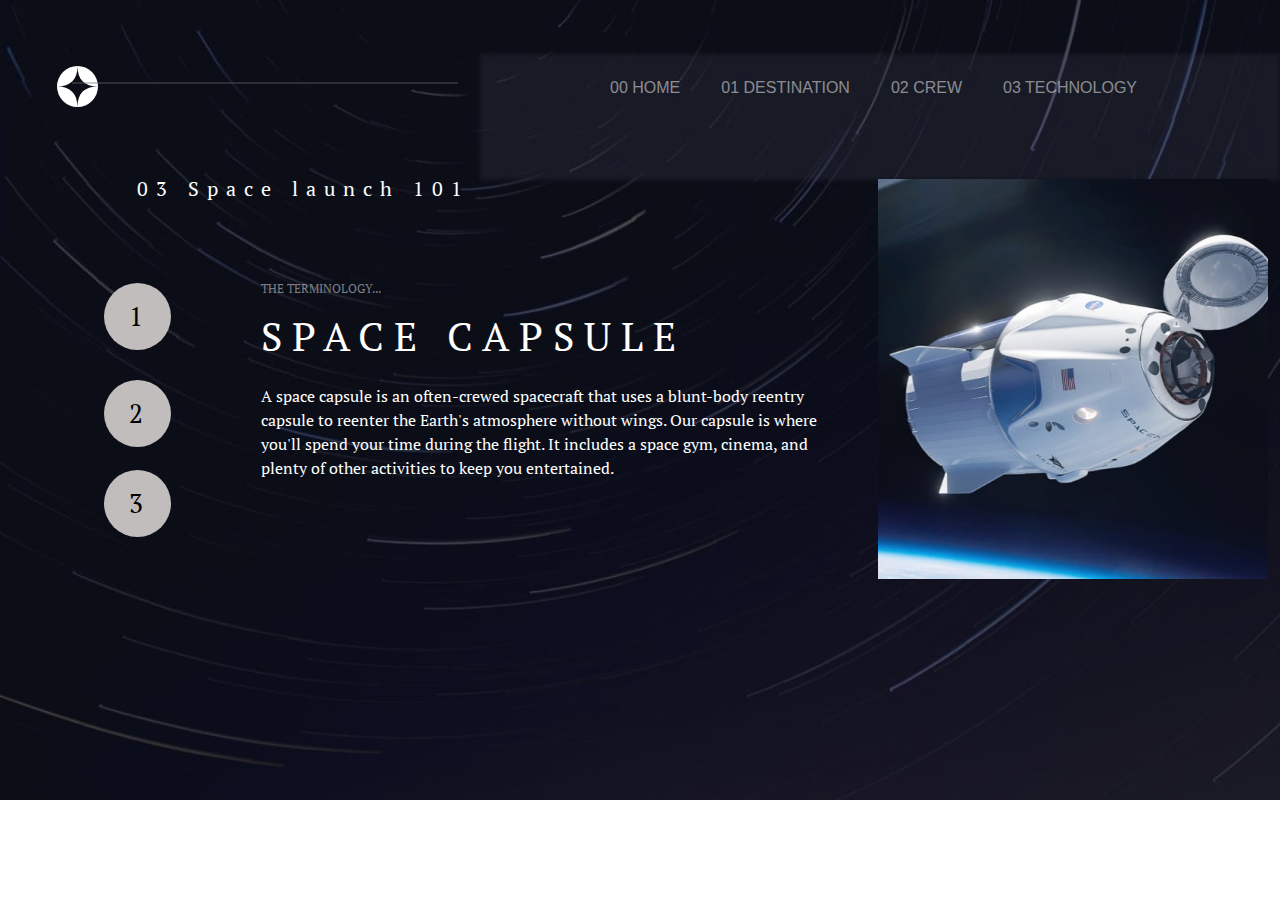
<file: technology-capsule.html>
<!DOCTYPE html>
<html lang="en">
  <head>
    <meta charset="UTF-8" />
    <meta name="viewport" content="width=device-width, initial-scale=1.0" />
    <link
      rel="icon"
      type="image/png"
      sizes="32x32"
      href="./assets/favicon-32x32.png"
    />

    <!-- google font -->
    <link rel="preconnect" href="https://fonts.googleapis.com" />
    <link rel="preconnect" href="https://fonts.gstatic.com" crossorigin />
    <link
      href="https://fonts.googleapis.com/css2?family=PT+Serif&display=swap"
      rel="stylesheet"
    />
    <!-- end -->

    <!-- cdn bootstrap  -->
    <link
      rel="stylesheet"
      href="https://cdn.jsdelivr.net/npm/bootstrap@4.0.0/dist/css/bootstrap.min.css"
      integrity="sha384-Gn5384xqQ1aoWXA+058RXPxPg6fy4IWvTNh0E263XmFcJlSAwiGgFAW/dAiS6JXm"
      crossorigin="anonymous"
    />
    <!-- end -->

    <!-- stylesheet file -->
    <link rel="stylesheet" href="css/style-technology.css" />
    <!-- end -->

    <!-- Bootstrap script -->
    <script
      src="https://code.jquery.com/jquery-3.2.1.slim.min.js"
      integrity="sha384-KJ3o2DKtIkvYIK3UENzmM7KCkRr/rE9/Qpg6aAZGJwFDMVNA/GpGFF93hXpG5KkN"
      crossorigin="anonymous"
    ></script>
    <script
      src="https://cdn.jsdelivr.net/npm/popper.js@1.12.9/dist/umd/popper.min.js"
      integrity="sha384-ApNbgh9B+Y1QKtv3Rn7W3mgPxhU9K/ScQsAP7hUibX39j7fakFPskvXusvfa0b4Q"
      crossorigin="anonymous"
    ></script>
    <script
      src="https://cdn.jsdelivr.net/npm/bootstrap@4.0.0/dist/js/bootstrap.min.js"
      integrity="sha384-JZR6Spejh4U02d8jOt6vLEHfe/JQGiRRSQQxSfFWpi1MquVdAyjUar5+76PVCmYl"
      crossorigin="anonymous"
    ></script>
    <!-- end -->

    <title>Frontend Mentor | Space tourism website</title>
  </head>

  <body>
    <div class="container-fuild">
      <!-- logo imgae section-->
      <img class="logo" src="assets/shared/logo.svg" alt="logo" />
      <hr />

      <!-- Navigation bar section -->
      <div class="box col-lg-12 col-md-6">
        <nav class="navbar navbar-expand navbar-dark">
          <ul class="navbar-nav ml-auto">
            <li class="nav-item">
              <a class="nav-link" href="index.html">00 Home</a>
            </li>
            <li class="nav-item">
              <a class="nav-link" href="destination-moon.html"
                >01 Destination</a
              >
            </li>
            <li class="nav-item">
              <a class="nav-link" href="crew-commander.html">02 Crew</a>
            </li>
            <li class="nav-item">
              <a class="nav-link" href="technology-vehicle.html"
                >03 Technology</a
              >
            </li>
          </ul>
        </nav>
      </div>

      <!-- blur box section-->
      <div class="blur-box col-lg-12 col-md-6"></div>

      <!-- Text section-->
      <h1>03 Space launch 101</h1>

      <div class="row">
        <div class="col-lg-8 text">
          <a href="technology-vehicle.html" class="circle-nbr1">
            <p>1</p>
          </a>

          <a href="technology-spaceport.html" class="circle-nbr2">
            <p>2</p>
          </a>
          <a href="technology-capsule.html" class="circle-nbr3">
            <p>3</p>
          </a>

          <div class="paragraph-color">
            <h2>The terminology...</h2>
            <h3>Space capsule</h3>
            <p class="paragraph">
              A space capsule is an often-crewed spacecraft that uses a
              blunt-body reentry capsule to reenter the Earth's atmosphere
              without wings. Our capsule is where you'll spend your time during
              the flight. It includes a space gym, cinema, and plenty of other
              activities to keep you entertained.
            </p>
          </div>
        </div>
        <!-- image -->
        <div class="col-lg-4 technology-img">
          <img
            src="assets/technology/image-space-capsule-portrait.jpg"
            alt="launch-vehicle-image"
          />
        </div>
      </div>
    </div>
  </body>
</html>
</file>
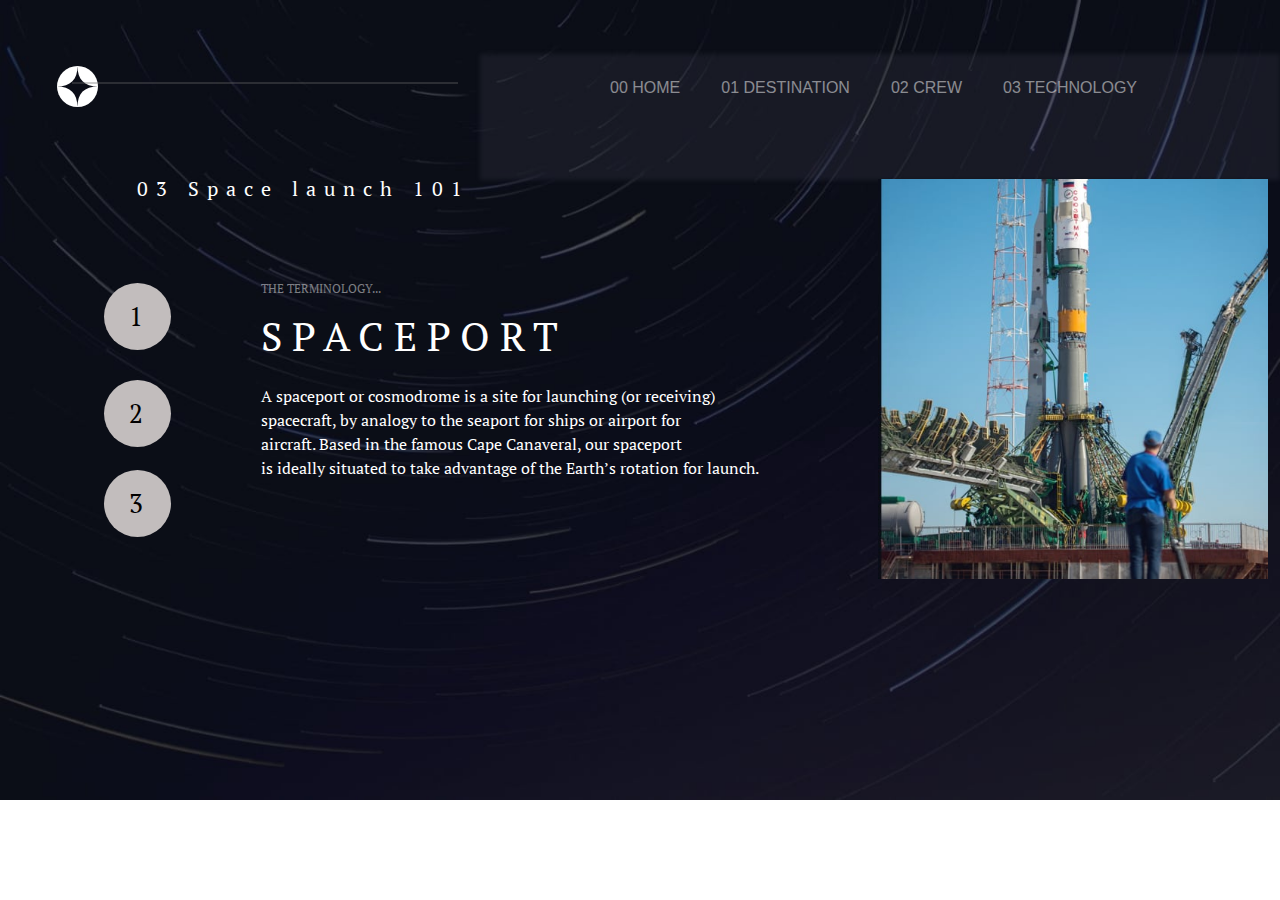
<file: technology-spaceport.html>
<!DOCTYPE html>
<html lang="en">
  <head>
    <meta charset="UTF-8" />
    <meta name="viewport" content="width=device-width, initial-scale=1.0" />
    <link
      rel="icon"
      type="image/png"
      sizes="32x32"
      href="./assets/favicon-32x32.png"
    />

    <!-- google font -->
    <link rel="preconnect" href="https://fonts.googleapis.com" />
    <link rel="preconnect" href="https://fonts.gstatic.com" crossorigin />
    <link
      href="https://fonts.googleapis.com/css2?family=PT+Serif&display=swap"
      rel="stylesheet"
    />
    <!-- end -->

    <!-- cdn bootstrap  -->
    <link
      rel="stylesheet"
      href="https://cdn.jsdelivr.net/npm/bootstrap@4.0.0/dist/css/bootstrap.min.css"
      integrity="sha384-Gn5384xqQ1aoWXA+058RXPxPg6fy4IWvTNh0E263XmFcJlSAwiGgFAW/dAiS6JXm"
      crossorigin="anonymous"
    />
    <!-- end -->

    <!-- stylesheet file -->
    <link rel="stylesheet" href="css/style-technology.css" />
    <!-- end -->

    <!-- Bootstrap script -->
    <script
      src="https://code.jquery.com/jquery-3.2.1.slim.min.js"
      integrity="sha384-KJ3o2DKtIkvYIK3UENzmM7KCkRr/rE9/Qpg6aAZGJwFDMVNA/GpGFF93hXpG5KkN"
      crossorigin="anonymous"
    ></script>
    <script
      src="https://cdn.jsdelivr.net/npm/popper.js@1.12.9/dist/umd/popper.min.js"
      integrity="sha384-ApNbgh9B+Y1QKtv3Rn7W3mgPxhU9K/ScQsAP7hUibX39j7fakFPskvXusvfa0b4Q"
      crossorigin="anonymous"
    ></script>
    <script
      src="https://cdn.jsdelivr.net/npm/bootstrap@4.0.0/dist/js/bootstrap.min.js"
      integrity="sha384-JZR6Spejh4U02d8jOt6vLEHfe/JQGiRRSQQxSfFWpi1MquVdAyjUar5+76PVCmYl"
      crossorigin="anonymous"
    ></script>
    <!-- end -->

    <title>Frontend Mentor | Space tourism website</title>
  </head>

  <body>
    <div class="container-fuild">
      <!-- logo imgae section-->
      <img class="logo" src="assets/shared/logo.svg" alt="logo" />
      <hr />

      <!-- Navigation bar section -->
      <div class="box col-lg-12 col-md-6">
        <nav class="navbar navbar-expand navbar-dark">
          <ul class="navbar-nav ml-auto">
            <li class="nav-item">
              <a class="nav-link" href="index.html">00 Home</a>
            </li>
            <li class="nav-item">
              <a class="nav-link" href="destination-moon.html"
                >01 Destination</a
              >
            </li>
            <li class="nav-item">
              <a class="nav-link" href="crew-commander.html">02 Crew</a>
            </li>
            <li class="nav-item">
              <a class="nav-link" href="technology-vehicle.html"
                >03 Technology</a
              >
            </li>
          </ul>
        </nav>
      </div>

      <!-- blur box section-->
      <div class="blur-box col-lg-12 col-md-6"></div>

      <!-- Text section-->
      <h1>03 Space launch 101</h1>

      <div class="row">
        <div class="col-lg-8 text">
          <a href="technology-vehicle.html" class="circle-nbr1">
            <p>1</p>
          </a>

          <a href="technology-spaceport.html" class="circle-nbr2">
            <p>2</p>
          </a>
          <a href="technology-capsule.html" class="circle-nbr3">
            <p>3</p>
          </a>

          <div class="paragraph-color">
            <h2>The terminology...</h2>
            <h3>Spaceport</h3>
            <p class="paragraph">
              A spaceport or cosmodrome is a site for launching (or receiving)
              <br />
              spacecraft, by analogy to the seaport for ships or airport for
              <br />
              aircraft. Based in the famous Cape Canaveral, our spaceport <br />
              is ideally situated to take advantage of the Earth’s rotation for
              launch.
            </p>
          </div>
        </div>
        <!-- image -->
        <div class="col-lg-4 technology-img">
          <img
            src="assets/technology/image-spaceport-portrait.jpg"
            alt="launch-vehicle-image"
          />
        </div>
      </div>
    </div>
  </body>
</html>
</file>
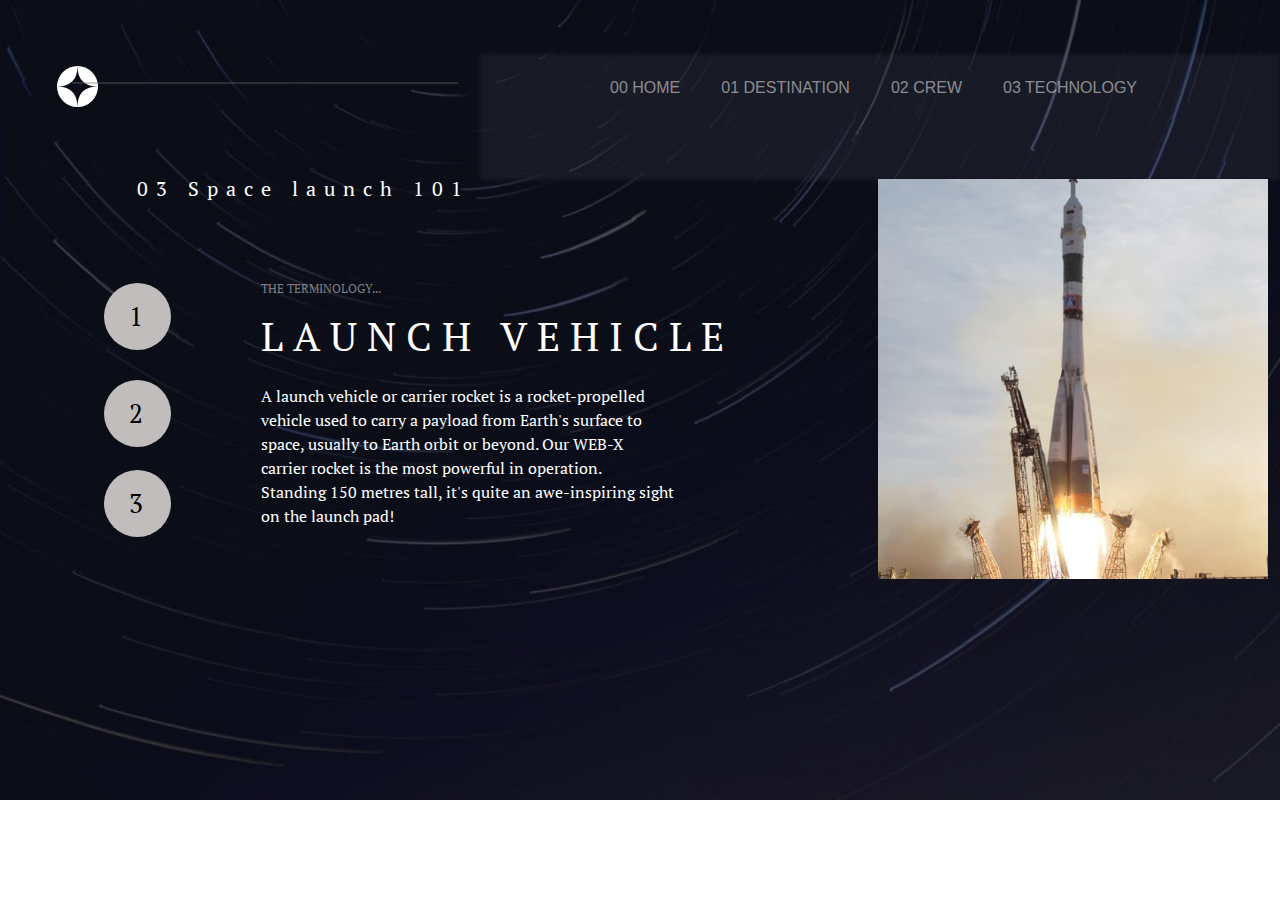
<file: technology-vehicle.html>
<!DOCTYPE html>
<html lang="en">
  <head>
    <meta charset="UTF-8" />
    <meta name="viewport" content="width=device-width, initial-scale=1.0" />
    <link
      rel="icon"
      type="image/png"
      sizes="32x32"
      href="./assets/favicon-32x32.png"
    />

    <!-- google font -->
    <link rel="preconnect" href="https://fonts.googleapis.com" />
    <link rel="preconnect" href="https://fonts.gstatic.com" crossorigin />
    <link
      href="https://fonts.googleapis.com/css2?family=PT+Serif&display=swap"
      rel="stylesheet"
    />
    <!-- end -->

    <!-- cdn bootstrap  -->
    <link
      rel="stylesheet"
      href="https://cdn.jsdelivr.net/npm/bootstrap@4.0.0/dist/css/bootstrap.min.css"
      integrity="sha384-Gn5384xqQ1aoWXA+058RXPxPg6fy4IWvTNh0E263XmFcJlSAwiGgFAW/dAiS6JXm"
      crossorigin="anonymous"
    />
    <!-- end -->

    <!-- stylesheet file -->
    <link rel="stylesheet" href="css/style-technology.css" />
    <!-- end -->

    <!-- Bootstrap script -->
    <script
      src="https://code.jquery.com/jquery-3.2.1.slim.min.js"
      integrity="sha384-KJ3o2DKtIkvYIK3UENzmM7KCkRr/rE9/Qpg6aAZGJwFDMVNA/GpGFF93hXpG5KkN"
      crossorigin="anonymous"
    ></script>
    <script
      src="https://cdn.jsdelivr.net/npm/popper.js@1.12.9/dist/umd/popper.min.js"
      integrity="sha384-ApNbgh9B+Y1QKtv3Rn7W3mgPxhU9K/ScQsAP7hUibX39j7fakFPskvXusvfa0b4Q"
      crossorigin="anonymous"
    ></script>
    <script
      src="https://cdn.jsdelivr.net/npm/bootstrap@4.0.0/dist/js/bootstrap.min.js"
      integrity="sha384-JZR6Spejh4U02d8jOt6vLEHfe/JQGiRRSQQxSfFWpi1MquVdAyjUar5+76PVCmYl"
      crossorigin="anonymous"
    ></script>
    <!-- end -->

    <title>Frontend Mentor | Space tourism website</title>
  </head>

  <body>
    <div class="container-fuild">
      <!-- logo imgae section-->
      <img class="logo" src="assets/shared/logo.svg" alt="logo" />
      <hr />

      <!-- Navigation bar section -->
      <div class="box col-lg-12 col-md-6">
        <nav class="navbar navbar-expand navbar-dark">
          <ul class="navbar-nav ml-auto">
            <li class="nav-item">
              <a class="nav-link" href="index.html">00 Home</a>
            </li>
            <li class="nav-item">
              <a class="nav-link" href="destination-moon.html"
                >01 Destination</a
              >
            </li>
            <li class="nav-item">
              <a class="nav-link" href="crew-commander.html">02 Crew</a>
            </li>
            <li class="nav-item">
              <a class="nav-link" href="technology-vehicle.html"
                >03 Technology</a
              >
            </li>
          </ul>
        </nav>
      </div>

      <!-- blur box section-->
      <div class="blur-box col-lg-12 col-md-6"></div>

      <!-- Text section-->
      <h1>03 Space launch 101</h1>

      <div class="row">
        <div class="col-lg-8 text">
          <a href="technology-vehicle.html" class="circle-nbr1">
            <p>1</p>
          </a>

          <a href="technology-spaceport.html" class="circle-nbr2">
            <p>2</p>
          </a>
          <a href="technology-capsule.html" class="circle-nbr3">
            <p>3</p>
          </a>

          <div class="paragraph-color">
            <h2>The terminology...</h2>
            <h3>Launch vehicle</h3>
            <p class="paragraph">
              A launch vehicle or carrier rocket is a rocket-propelled <br />
              vehicle used to carry a payload from Earth's surface to <br />
              space, usually to Earth orbit or beyond. Our WEB-X <br />
              carrier rocket is the most powerful in operation. <br />
              Standing 150 metres tall, it's quite an awe-inspiring sight <br />
              on the launch pad!
            </p>
          </div>
        </div>
        <!-- image -->
        <div class="col-lg-4 technology-img">
          <img
            src="assets/technology/image-launch-vehicle-portrait.jpg"
            alt="launch-vehicle-image"
          />
        </div>
      </div>
    </div>
  </body>
</html>
</file>
<file: css/style.css>
body {
  background-image: url(../assets/home/background-home-desktop.jpg);
  background-repeat: no-repeat;
  background-size: 100%;
  font-weight: light;
}

/* container section */
.container-fuild {
  padding: 0 5%;
}
/* navigation bar  section*/
.navbar {
  margin-top: 30px;
}
hr {
  width: 34%;
  /* margin-left: 48px; */
  position: relative;
  left: 40px;
  border: 1px #6b6b6b59 solid;
  z-index: 1;
}

#navbarNav {
  backdrop-filter: blur(100px);
  padding: 19px 0;
}
li {
  font-size: 19px;
  padding: 0 20px;
  position: relative;
  display: inline;
}

/* slide undeline */
nav a::after {
  content: ""; /*the content is empty on line*/
  background: rgb(255, 255, 255);
  height: 2px; /*this is about the heigth of underline*/
  position: absolute; /* the postion about line is absolute  */
  top: 66px; /*this control where the line display if it's top or bottom*/
  transition: 0.16s all 0.025s; /* This is duration on line to appear*/
}

/* How the line effect start. */
nav a::after {
  left: 0;
  right: 100%;
}

nav a:hover::after {
  left: 0;
  right: 0;
}

a:hover {
  text-decoration: underline;
}

/* new text section --------------------------------------*/
.text {
  color: #fff;
  margin-top: 141px;
}
/* ----------------------------end----------------------- */
/* text section --------------------------------------------------------------- */
/* 
.text {
  color: #fff;
  width: 28.3125%;
  height: 18.0625%;
  padding: 0 10px;
  position: absolute;
  top: 300px;
  left: 140px;
} */
/* ------------------------------------------------end------------------------ */
h1 {
  text-align: left;
  letter-spacing: 1.875%;
  font-size: 6.625rem;
  margin: 20px 0;
  font-family: "PT Serif";
}

/* circel-text section */

.circle {
  background: #ffffff;
  width: 200px;
  height: 200px;
  border-radius: 50%;
  display: flex;
  position: absolute;
  top: 409px;
  left: 996px;
}
.circle p {
  font-size: 26px;
  text-transform: uppercase;
  position: absolute;
  top: 80px;
  left: 44px;
}

/* Tablet screen resolution */

/* @media (max-width: 1247px) {
  body {
    background-image: url(../assets/home/background-home-tablet.jpg);
    background-repeat: no-repeat;
    background-size: 100%;
    font-weight: light;
  }

  hr {
    display: none;
  }

  .navbar {
    margin-top: 0;
    padding-top: 0;
  }
  #navbarNav {
    backdrop-filter: blur(100px);
    padding: 19px 0;
    box-shadow: 0px 10px 15px 10px rgb(0 0 0 / 15%);
    background-color: rgb(228 228 228 / 15%);
    margin-left: 302px;
  }

  h1 {
    color: white;
    text-align: center;
    letter-spacing: 41px;
    padding-left: 318px;
    font-size: 112px;
  }
  h4 {
    color: #fff;
    font-size: 18px;
    margin-top: 217px;
    margin-left: 399px;
    letter-spacing: 4px;
  }

  p {
    color: #fff;
    background-color: #000;
    text-align: center;
    margin-left: 317px;
  }
  .circle {
    background: #ffffff;
    width: 288px;
    height: 288px;
    border-radius: 50%;
    display: flex;
    position: absolute;
    top: 623px;
    left: 438px;
  }
  span {
    color: black;
    font-size: 42px;
    margin-top: 116px;
    margin-left: 53px;
  }
}  */

/* mobile screen resolution */

/* @media (max-width: 1087px) {
  body {
    background-image: url(../assets/home/background-home-mobile.jpg);
    background-repeat: no-repeat;
    background-size: 100%;
    font-weight: light;
  }

  hr {
    display: none;
  }
  .container-fuild {
    padding: 0 5%;
  }

  .text {
    text-align: center;
    margin-top: 53px;
    color: #fff;
  }

  .text h4 {
    font-size: 20px;
  }

  .text h1 {
    text-align: center;
  }

  .text p {
    text-align: center;
  }

  .circle {
    background: #ffffff;
    width: 182px;
    height: 182px;
    border-radius: 50%;
    display: flex;
    margin: 185px auto 10px;
  }
  .circle p {
    color: black;
    font-size: 42px;
    text-align: center;
    margin-top: 100px;
    margin-top: 54px;
    margin-left: 7px;
  }
} */
</file>
<file: css/style-crew.css>
body {
  background-image: url(../assets/crew/background-crew-desktop.jpg);
  background-repeat: no-repeat;
  background-size: cover;
  font-weight: light;
  font-family: "PT Serif", serif;
}

/* contain section */

.container-fuild {
  margin: 0 5%;
}

/* box section */

.box {
  display: inline;
  width: 700px;
  height: 67px;
  position: absolute;
  top: 50px;
  left: 476px;
}

/* blur box section */

.blur-box {
  width: 62.5%;
  height: 14%;
  filter: blur(2px);
  background-color: #5b5e7229;
  z-index: -5;
  position: absolute;
  top: 6%;
  left: 37.5%;
}

/* logo section */

.logo {
  position: absolute;
  top: 66px;
  left: 57px;
  width: 41px;
  height: 41px;
}

/* navigation bar + horizontal line section*/

/* hr {
  width: 35%;
  margin-left: 76px;
  margin-top: 56px;
} */

hr {
  border: #6b6b6b59 1px solid;
  position: absolute;
  top: 66px;
  right: 822px;
  width: 30%;
}
/* anchor color and setting */
li {
  display: inline;
  margin-left: 25px;
  margin-top: 10px;
}

nav a {
  font-family: sans-serif;
  text-decoration: none;
  color: rgba(255, 255, 255, 0.521);
  position: relative;
  display: inline-block;
  padding: 12px 25px;
  text-transform: uppercase;
}
/* end */

a:hover {
  text-decoration: none;
  color: white;
}

/* slide undeline */
nav a::after {
  content: ""; /*the content is empty on line*/
  background: rgb(255, 255, 255);
  height: 2px; /*this is about the heigth of underline*/
  position: absolute; /* the postion about line is absolute  */
  top: 66px; /*this control where the line display if it's top or bottom*/
  transition: 0.16s all 0.025s; /* This is duration on line to appear*/
}

/* How the line effect start. */
nav a::after {
  left: 0;
  right: 100%;
}

nav a:hover::after {
  left: 0;
  right: 0;
}

/* Heading section */
/* h1 {
  color: #fff;
  text-align: left;
  font-size: 20px;
  letter-spacing: 8px;
  padding-left: 59px;
  margin-top: 110px;
  display: inline-block;
  background-color: #082541;
} */

h1 {
  color: #fff;
  text-align: left;
  font-size: 20px;
  letter-spacing: 8px;
  padding-left: 73px;
  display: inline-block;
  position: relative;
  top: 177px;
}
h2 {
  padding-left: 71px;
  text-transform: uppercase;
  margin-bottom: 0;
  color: #ffffff78;
}

h3 {
  padding-left: 71px;
  color: #fff;
  text-align: left;
  font-size: 40px;
  text-transform: uppercase;
  line-height: 2;
  letter-spacing: 10px;
}

/* Text section */

#crew {
  margin-top: 110px;
}
.text {
  text-align: left;
  margin-top: 150px;
}

.text p {
  padding-left: 71px;
  color: #fff;
}

/* image section */

/* douglas-image */

.douglas-img {
  padding-top: 90px;
}

.douglas-img img {
  width: 343px;
  height: 471px;
  position: absolute;
  top: 54px;
}

/* mark-image */

.mark-img {
  position: relative;
  bottom: 270px;
}

.mark-img img {
  height: 416px;
  position: absolute;
  left: 799px;
}

.mark-carousel {
  padding-top: 14px;
}

/* victor-image */

.victor-img {
  position: relative;
  bottom: 269px;
}

.victor-img img {
  height: 416px;
  position: absolute;
  left: 799px;
}

.victor-carousel {
  padding-top: 14px;
}

/* ansari-image */

.ansari-img {
  position: relative;
  bottom: 295px;
}

.ansari-img img {
  height: 416px;
  position: absolute;
  left: 799px;
}

.ansari-carousel {
  padding-top: 14px;
}
/* carousel section */

/* this make image come out carousel */
.carousel-inner {
  overflow: visible;
}
.carousel-item {
  height: 500px;
}
.carousel-indicators {
  padding-right: 784px;
  margin-left: 44px;
}

.carousel-indicators li {
  background-color: #424a40;
  border-radius: 50%;
  height: 15px;
  width: 15px;
  margin: 0 13px;
}
</file>
<file: css/style-destination.css>
body {
  background-image: url(../assets/destination/background-destination-desktop.jpg);
  background-repeat: repeat;
  background-size: 100%;
  font-weight: light;
  font-family: "PT Serif", serif;
}

/* contain section */
.container-fuild {
  margin: 5% 5%;
}

/* Moon image */
.moon-image {
  width: 360px;
  height: 360px;
  position: absolute;
  top: 292px;
  left: 260px;
}
/* box section */

.box {
  display: inline;
  width: 700px;
  height: 67px;
  position: absolute;
  top: 50px;
  left: 476px;
}

/* blur box section */

.blur-box {
  width: 62.5%;
  height: 14%;
  filter: blur(2px);
  background-color: #5b5e7229;
  z-index: -5;
  position: absolute;
  top: 6%;
  left: 37.5%;
}

/* logo section */

.logo {
  position: absolute;
  top: 66px;
  left: 57px;
  width: 41px;
  height: 41px;
}
/* navigation bar  section*/

hr {
  width: 35%;
  margin-left: 76px;
  display: inline-block;
  border: #6b6b6b59 1px solid;
}
/* anchor color and setting */
li {
  display: inline;
  margin-left: 25px;
  margin-top: 10px;
}

nav a {
  font-family: sans-serif;
  text-decoration: none;
  color: rgba(255, 255, 255, 0.521);
  position: relative;
  display: inline-block;
  padding: 12px 25px;
  text-transform: uppercase;
}
/* end */

a:hover {
  text-decoration: none;
  color: white;
}

/* slide undeline */
nav a::after {
  content: ""; /*the content is empty on line*/
  background: rgb(255, 255, 255);
  height: 2px; /*this is about the heigth of underline*/
  position: absolute; /* the postion about line is absolute  */
  top: 66px; /*this control where the line display if it's top or bottom*/
  transition: 0.16s all 0.025s; /* This is duration on line to appear*/
}

/* How the line effect start. */
nav a::after {
  left: 0;
  right: 100%;
}

nav a:hover::after {
  left: 0;
  right: 0;
}

/* big headin section */
h1 {
  color: #fff;
  text-align: center;
  margin-top: 59px;
  margin-right: 112px;
  font-size: 20px;
}
/* text section */

/* text section */
.text {
  top: 110px;
  color: #fff;
}

.text a {
  text-align: left;
  font-size: 14px;
}

.text a::after {
  content: ""; /*the content is empty on line*/
  background: rgb(255, 255, 255);
  height: 1.5px; /*this is about the heigth of underline*/
  position: absolute; /* the postion about line is absolute  */
  top: 40px; /*this control where the line display if it's top or bottom*/
  transition: 0.16s all 0.025s; /* This is duration on line to appear*/
}

.text a::after {
  left: 0;
  right: 100px;
}

.text a:hover::after {
  left: 0;
  right: 0;
}

h2 {
  color: #fff;
  text-align: left;
  font-size: 60px;
  text-transform: uppercase;
  letter-spacing: 23px;
  line-height: 2;
}

.text ul {
  padding-left: 0;
}
.text li {
  margin-left: 0;
}

.text a {
  padding-left: 0;
}

/* horizontal line */

.text hr {
  border: 1px #6b6b6b59 solid;
  width: 70%;
  margin-left: 0;
}

/* travel distance section */
.avg-distance {
  margin-left: 14px;
  margin-right: 79px;
  margin-bottom: 0px;
}

.avg-distance,
.est-distance {
  text-transform: uppercase;
  font-size: 10px;
}

.number {
  font-size: 35px;
  margin-top: 0px;
}
/* .text {
  color: #fff;
  width: 28.3125%;
  height: 18.0625%;
  padding: 0 10px;
  position: absolute;
  top: 300px;
  left: 140px;
} */

@media (max-width: 1129px) {
  body {
    background-image: url(../assets/home/background-home-tablet.jpg);
  }
}

@media (max-width: 300px) {
  body {
    background-image: url(../assets/home/background-home-mobile.jpg);
  }

  h1 {
    background-color: rgb(0, 204, 255);
  }
}
</file>
<file: css/style-technology.css>
body {
  background-image: url(../assets/technology/background-technology-desktop.jpg);
  background-repeat: no-repeat;
  background-size: cover;
  font-weight: light;
  font-family: "PT Serif", serif;
}

/* contain section */

.container-fuild {
  margin: 0 2% 0 5%;
}

/* box section */

.box {
  display: inline;
  width: 700px;
  height: 67px;
  position: absolute;
  top: 50px;
  left: 476px;
}

/* blur box section */

.blur-box {
  width: 62.5%;
  height: 14%;
  filter: blur(2px);
  background-color: #5b5e7229;
  z-index: -5;
  position: absolute;
  top: 6%;
  left: 37.5%;
}

/* logo section */

.logo {
  position: absolute;
  top: 66px;
  left: 57px;
  width: 41px;
  height: 41px;
}

hr {
  border: #6b6b6b59 1px solid;
  position: absolute;
  top: 66px;
  right: 822px;
  width: 30%;
}
/* anchor color and their setting */
li {
  display: inline;
  margin-left: 25px;
  margin-top: 10px;
}

nav a {
  font-family: sans-serif;
  text-decoration: none;
  color: rgba(255, 255, 255, 0.521);
  position: relative;
  display: inline-block;
  padding: 12px 25px;
  text-transform: uppercase;
}

a:hover {
  text-decoration: none;
  color: white;
}

/* slide undeline */
nav a::after {
  content: ""; /*the content is empty on line*/
  background: rgb(255, 255, 255);
  height: 2px; /*this is about the heigth of underline*/
  position: absolute; /* the postion about line is absolute  */
  top: 66px; /*this control where the line display if it's top or bottom*/
  transition: 0.16s all 0.025s; /* This is duration on line to appear*/
}

/* How the line effect start. */
nav a::after {
  left: 0;
  right: 100%;
}

nav a:hover::after {
  left: 0;
  right: 0;
}

h1 {
  color: #fff;
  text-align: left;
  font-size: 20px;
  letter-spacing: 8px;
  padding-left: 73px;
  display: inline-block;
  position: relative;
  top: 177px;
}
h2 {
  padding-left: 197px;
  text-transform: uppercase;
  margin-bottom: 0;
  color: #ffffff78;
  font-size: 12px;
}

h3 {
  padding-left: 197px;
  color: #fff;
  text-align: left;
  font-size: 40px;
  text-transform: uppercase;
  line-height: 2;
  letter-spacing: 10px;
}

/* row section */

.row {
  margin-top: 100px;
}

/* image section */

.technology-img img {
  height: 400px;
  position: absolute;
  top: 47px;
}

/* Text section */

.text {
  margin-top: 150px;
}

.paragraph {
  padding-left: 197px;
  color: #fff;
}

/* circel-number section */

/* number-1 */
.circle-nbr1 {
  background: #c2bdbd;
  width: 67px;
  height: 67px;
  border-radius: 50%;
  display: flex;
  position: absolute;
  left: 55px;
  top: 1px;
}
.circle-nbr1 p {
  font-size: 26px;
  text-transform: uppercase;
  position: relative;
  top: 14px;
  left: 25px;
  color: black;
}

.circle-nbr1:hover {
  cursor: pointer;
  background-color: #fff;
  border: 2px rgb(8, 92, 247) dotted;
}

/* number-2 */
.circle-nbr2 {
  background: #c2bdbd;
  width: 67px;
  height: 67px;
  border-radius: 50%;
  display: flex;
  position: absolute;
  left: 55px;
  top: 98px;
}
.circle-nbr2 p {
  font-size: 26px;
  text-transform: uppercase;
  position: relative;
  top: 14px;
  left: 25px;
  color: black;
}

.circle-nbr2:hover {
  cursor: pointer;
  background-color: #fff;
  border: 2px rgb(8, 92, 247) dotted;
}

/* number-3 */
.circle-nbr3 {
  background: #c2bdbd;
  width: 67px;
  height: 67px;
  border-radius: 50%;
  display: flex;
  position: absolute;
  left: 55px;
  top: 188px;
}

.circle-nbr3 p {
  font-size: 26px;
  text-transform: uppercase;
  position: relative;
  top: 14px;
  left: 25px;
  color: black;
}

.circle-nbr3:hover {
  background-color: #fff;
  border: 2px rgb(8, 92, 247) dotted;
  cursor: pointer;
}
</file>
